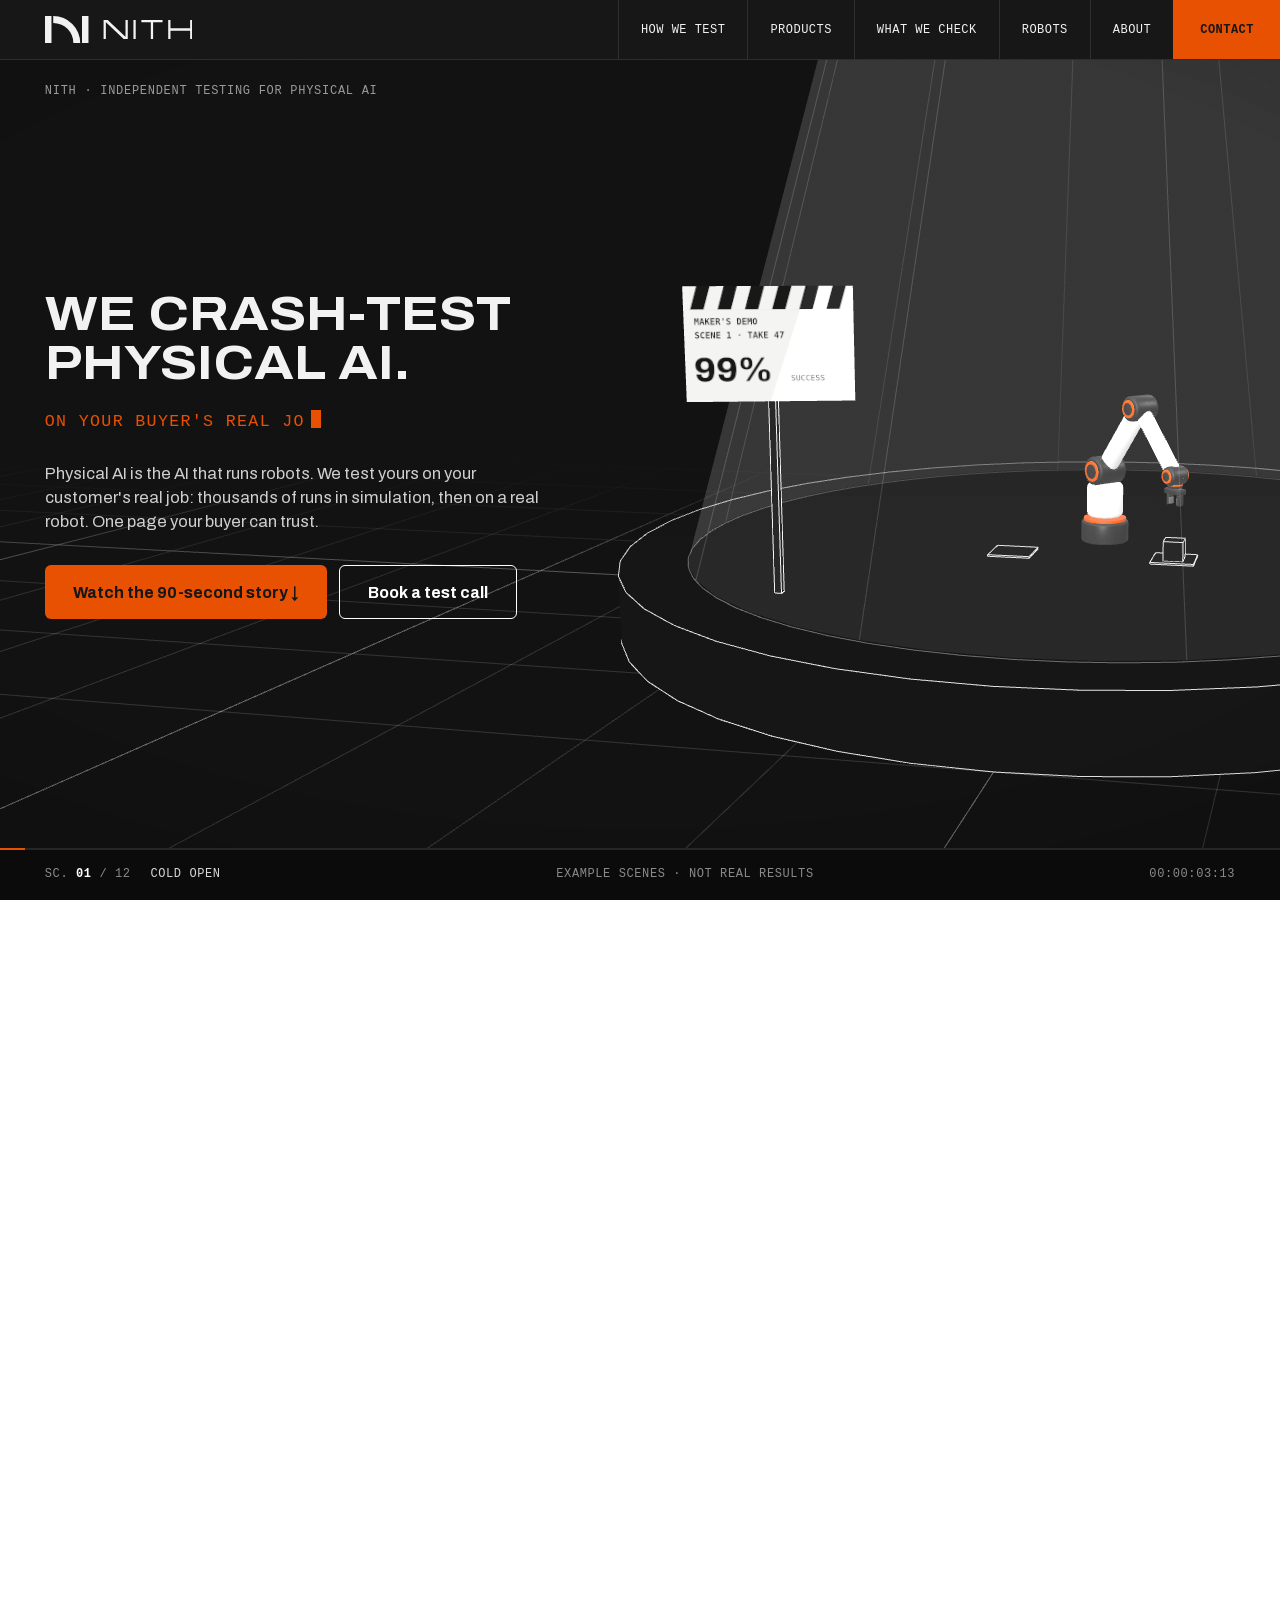
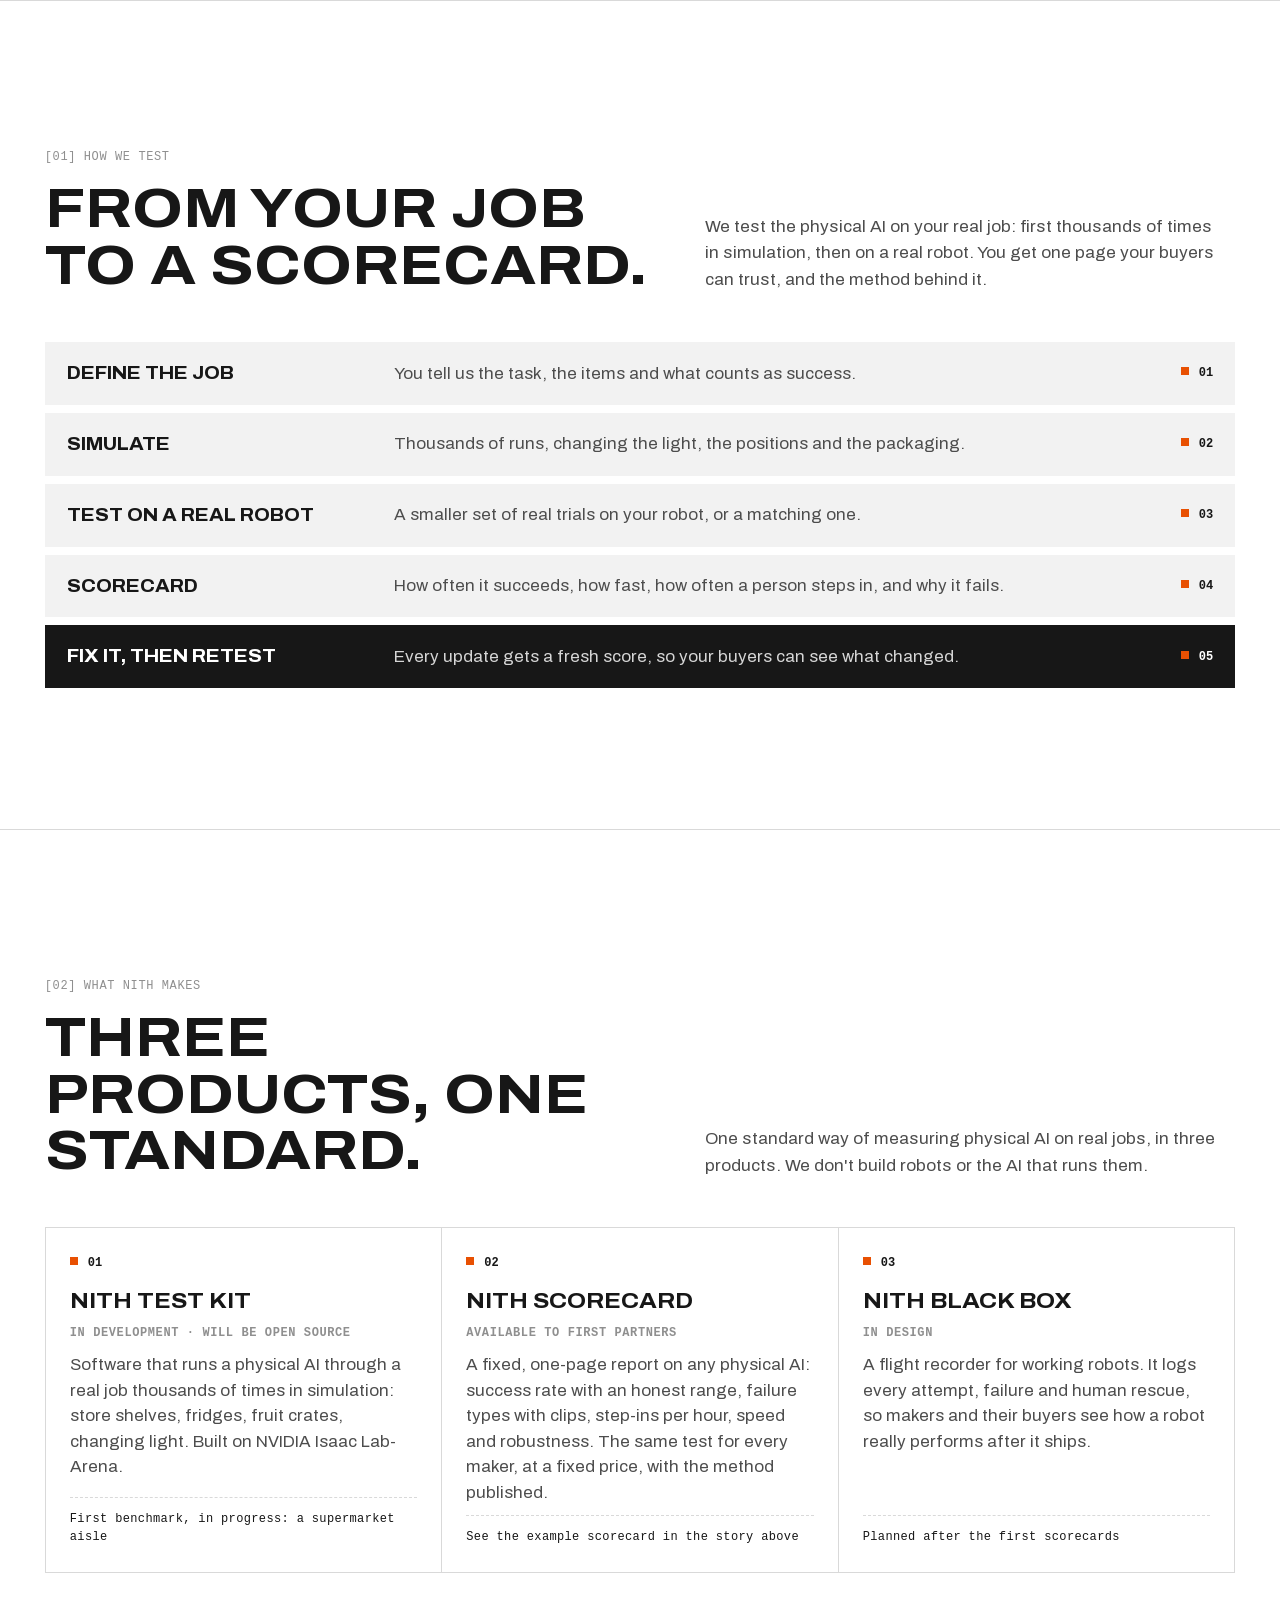
<file: docs/index.html>
<!doctype html>
<html lang="en-GB">
<head>
  <meta charset="utf-8">
  <meta name="viewport" content="width=device-width, initial-scale=1">
  <title>NITH · Independent testing for physical AI</title>
  <meta name="description" content="NITH is an independent test lab for physical AI, the AI that runs robots. We measure how often a robot succeeds at a real job, how often a person has to step in, and why it fails.">
  <link rel="canonical" href="https://nith.ai/">
  <!-- for Google: who runs the site and the name to show in results -->
  <script type="application/ld+json">
  {
    "@context": "https://schema.org",
    "@graph": [
      {
        "@type": "WebSite",
        "@id": "https://nith.ai/#website",
        "url": "https://nith.ai/",
        "name": "NITH",
        "alternateName": ["NITH AI", "nith.ai"],
        "publisher": { "@id": "https://nith.ai/#org" }
      },
      {
        "@type": "Organization",
        "@id": "https://nith.ai/#org",
        "name": "NITH",
        "legalName": "NITH AI LTD",
        "url": "https://nith.ai/",
        "logo": "https://nith.ai/logo.png",
        "email": "dee@nith.ai",
        "description": "An independent test lab in London for physical AI, the AI that runs robots.",
        "address": { "@type": "PostalAddress", "addressLocality": "London", "addressCountry": "GB" },
        "founder": { "@type": "Person", "name": "Deepak Ananthapadman" },
        "sameAs": ["https://www.linkedin.com/company/nith-ai/", "https://github.com/nith-ai-ltd"]
      }
    ]
  }
  </script>
  <meta name="theme-color" content="#171717">
  <link rel="icon" href="favicon.svg" type="image/svg+xml">
  <link rel="apple-touch-icon" href="apple-touch-icon.png">
  <link rel="preload" href="fonts/archivo-latin.woff2" as="font" type="font/woff2" crossorigin>
  <link rel="stylesheet" href="styles.css?v=22">
  <script type="importmap">{ "imports": { "three": "./vendor/three/three.module.js" } }</script>
  <link rel="modulepreload" href="vendor/three/three.core.js">
  <link rel="modulepreload" href="vendor/three/three.module.js">
  <link rel="modulepreload" href="js/story.js?v=37">
</head>
<body>
  <a class="skip" href="#how">Skip the story</a>

  <header class="nav is-dark" id="nav">
    <a class="nav-logo" href="#top" aria-label="NITH, back to the top">
      <!-- the horizontal logo: the arc N mark and the name at 70% of its height (brand/logo/NITH-logo-black.svg) -->
      <svg viewBox="0 0 546 100" aria-hidden="true"><rect width="24" height="100"/><rect x="137" width="24" height="100"/><path d="M30.5 0A100 100 0 0 1 130.5 100H105A74.5 74.5 0 0 0 30.5 25.5Z"/><path d="M217 15L225.4 15L225.4 85L217 85ZM298.2 15L306.6 15L306.6 85L298.2 85ZM217 15L232.282 15L306.6 85L291.318 85ZM327.6 15L336 15L336 85L327.6 85ZM357 15L435.4 15L435.4 23.4L357 23.4ZM392 15L400.4 15L400.4 85L392 85ZM456.4 15L464.8 15L464.8 85L456.4 85ZM537.6 15L546 15L546 85L537.6 85ZM456.4 45.8L546 45.8L546 54.2L456.4 54.2Z"/></svg>
    </a>
    <nav class="nav-links" aria-label="Main">
      <a href="#how">How we test</a>
      <a href="#products">Products</a>
      <a href="#criteria">What we check</a>
      <a href="#robots">Robots</a>
      <a href="#about">About</a>
      <a class="nav-cta" href="#contact">Contact</a>
    </nav>
  </header>

  <main id="top">
    <section class="story" id="story" aria-label="How NITH tests physical AI, in twelve shots">
      <div class="stage" id="stage">
        <div class="frame" id="frame">
          <canvas id="world" aria-hidden="true"></canvas>
          <div class="vignette" aria-hidden="true"></div>
          <div class="grain" aria-hidden="true"></div>
          <div class="flash" id="flash" aria-hidden="true"></div>

          <div class="marks" aria-hidden="true">
            <div class="mk3d" data-m="packing"><i>01</i><span>The shiny packet slipped</span></div>
            <div class="mk3d" data-m="humanoid"><i>02</i><span id="mk-stuck">Stuck · 00:00</span></div>
            <div class="mk3d" data-m="hand" data-side="left"><i>03</i><span>Asked for the screwdriver · picked the pliers</span></div>
            <div class="mk3d" data-m="rover"><i>04</i><span>Didn't see the glass door</span></div>
          </div>

          <div class="cold" id="cold">
            <p class="cold-1">We crash-test physical AI.</p>
            <p class="cold-2"><span id="type">On your buyer's real job.</span><i class="caret" aria-hidden="true"></i></p>
            <p class="cold-3">Physical AI is the AI that runs robots. We test yours on your customer's real job: thousands of runs in simulation, then on a real robot. One page your buyer can trust.</p>
            <div class="cold-cta"><a class="btn btn-orange" href="#play" data-play>Watch the 90-second story ↓</a><a class="btn btn-outline" href="#contact">Book a test call</a></div>
          </div>
          <div class="kicker" id="kicker"><h1>NITH · Independent testing for physical AI</h1></div>

          <div class="tele" id="tele" aria-hidden="true">
            <span>Run <b id="t-run">0001</b></span>
            <span>Failures <b id="t-fail">00</b></span>
          </div>

          <div class="panel findings" id="findings">
            <div class="claim" id="claim">
              <div><span class="pill">Maker's claim</span><span class="mono dim">Their own demo set</span></div>
              <div class="big">99%</div>
              <p>Success in the maker's own demo set.</p>
              <span class="mono dim">No failure reasons · no method</span>
            </div>
            <div class="measured" id="measured">
              <div><span class="pill pill-orange">Measured by NITH</span><span class="mono dim">Your job · 1,000 runs</span></div>
              <div class="big" id="measured-n">94 / 100</div>
              <dl class="rows">
                <div><dt>Likely range</dt><dd>92–95 out of 100</dd></div>
                <div><dt>A person steps in</dt><dd class="o">4 times an hour</dd></div>
                <div><dt>Time per item</dt><dd>9 s · a person: 6 s</dd></div>
                <div><dt>In bright light</dt><dd class="o">71 out of 100</dd></div>
                <div><dt>Fails most on</dt><dd>Shiny packets</dd></div>
              </dl>
              <span class="mono dim">Example · not real results</span>
            </div>
          </div>

          <div class="panel score" id="score">
            <div class="sheet" id="sheet">
              <div class="sheet-head"><span>NITH · SCORECARD · <b id="ver">v1.0</b></span><span>EXAMPLE</span></div>
              <div class="sheet-title">Grocery-packing robot · 1,000 runs</div>
              <div class="sheet-big"><span id="score-n">94</span> / 100<small>packs right</small></div>
              <dl class="rows rows-light">
                <div><dt>Likely range</dt><dd id="r-range">92–95 out of 100</dd></div>
                <div><dt>A person steps in</dt><dd class="o" id="r-step">4 times an hour</dd></div>
                <div><dt>Time per item</dt><dd id="r-speed">9 s · a person: 6 s</dd></div>
                <div><dt>In bright light</dt><dd class="o" id="r-change">71 out of 100</dd></div>
                <div><dt>Fails most on</dt><dd>Shiny packets</dd></div>
                <div><dt>Near misses with people</dt><dd>0</dd></div>
              </dl>
              <div class="sheet-foot"><span class="badge" id="stamp">Retested</span><span class="mono dim">Method published</span></div>
            </div>
          </div>

          <div class="captions">
            <div class="cap" data-s="1"><span class="cap-k">01 · The maker's demo</span><p class="h">Every robot looks perfect in its demo.</p><p class="sub">Makers film their best take. This one took 47 tries.</p></div>
            <div class="cap cap-center" data-s="2"><p class="h">Lights on.</p></div>
            <div class="cap" data-s="2"><span class="cap-k">02 · The test lab</span><p class="h">Now the real test.</p><p class="sub">NITH is an independent test lab for physical AI, the software that decides how a robot moves. We test it on real jobs, not demos.</p></div>
            <div class="cap cap-bay" data-s="3"><span class="cap-k">Bay 01 · Robot arm · Grocery packing</span>
              <dl class="beats">
                <div><dt>The job</dt><dd>A robot arm packs groceries into a crate.</dd></div>
                <div><dt>What went wrong</dt><dd>A shiny wrapper fooled its camera. The packet slipped out of its grip.</dd></div>
                <div><dt>What we measure</dt><dd>How often it gets each item right, and which items it fails on most.</dd></div>
              </dl>
              <p class="h">On a real job, it slips.</p></div>
            <div class="cap cap-bay" data-s="4"><span class="cap-k">Bay 02 · Humanoid robot · Carrying parts</span>
              <dl class="beats">
                <div><dt>The job</dt><dd>A human-shaped robot carries boxes of parts across a factory.</dd></div>
                <div><dt>What went wrong</dt><dd>A box was out of place. It froze, unsure what to do next.</dd></div>
                <div><dt>What we measure</dt><dd>How often a person has to walk over and help. Here, 4 times an hour.</dd></div>
              </dl>
              <p class="h">Someone has to step in.</p></div>
            <div class="cap cap-bay" data-s="5"><span class="cap-k">Bay 03 · Robot hand · Picking a tool</span>
              <dl class="beats">
                <div><dt>The job</dt><dd>A robot hand is told, in plain words: "Pick up the screwdriver."</dd></div>
                <div><dt>What went wrong</dt><dd>It picked up the pliers. Physical AI often follows what it sees, not what it's told.</dd></div>
                <div><dt>What we measure</dt><dd>How often it does what it was asked, even when the scene changes.</dd></div>
              </dl>
              <p class="h">It didn't listen.</p></div>
            <div class="cap cap-bay" data-s="6"><span class="cap-k">Bay 04 · Delivery robot · Hospital corridor</span>
              <dl class="beats">
                <div><dt>The job</dt><dd>A delivery robot carries medicine down a hospital corridor.</dd></div>
                <div><dt>What went wrong</dt><dd>It didn't see a closed glass door, and drove straight into it.</dd></div>
                <div><dt>What we measure</dt><dd>Every bump, and every close call with people.</dd></div>
              </dl>
              <p class="h">It didn't see the glass.</p></div>
            <div class="cap" data-s="7"><span class="cap-k">Simulation</span><p class="h">The same job, thousands of times.</p><p class="sub">In a computer copy of the job, we change the light, the positions and the items. Then we repeat the key tests on a real robot.</p></div>
            <div class="cap" data-s="8"><span class="cap-k">The evidence</span><p class="h">Every failure has a clip.</p><p class="sub">Each mistake is recorded, so the maker can see exactly what went wrong.</p></div>
            <div class="cap cap-side" data-s="9"><span class="cap-k">The score</span><p class="h">Their claim, next to what we measured.</p><p class="sub">One page a buyer can trust.</p></div>
            <div class="cap cap-side" data-s="10"><span class="cap-k">Retest</span><p class="h">Fix it. Then retest.</p><p class="sub">When the maker updates its physical AI, we test again, so the maker and its buyers can see what changed.</p></div>
            <div class="cap cap-final" data-s="11">
              <p class="h">Got a sale waiting on proof?</p>
              <a class="btn btn-orange" href="#contact">Book a test call</a>
            </div>
          </div>
          <span class="cue" id="scroll-cue" aria-hidden="true">Scroll ↓</span>
        </div>

        <div class="filmbar" aria-hidden="true">
          <i class="bar"><span id="bar"></span></i>
          <span>SC. <b id="sc-n">01</b> / 12 <em id="sc-name">Cold open</em></span>
          <span class="hud-ex">Example scenes · not real results</span>
          <span id="tc">00:00:00:00</span>
        </div>
        <span class="slowmo-tag" aria-hidden="true"><i></i>Slow motion · 0.15×</span>
      </div>
    </section>

    <section class="sec" id="how">
      <div class="sec-top">
        <div><span class="label">[01] How we test</span><h2>From your job to a scorecard.</h2></div>
        <p class="lead">We test the physical AI on your real job: first thousands of times in simulation, then on a real robot. You get one page your buyers can trust, and the method behind it.</p>
      </div>
      <ol class="steps">
        <li><b>Define the job</b><span>You tell us the task, the items and what counts as success.</span><i>01</i></li>
        <li><b>Simulate</b><span>Thousands of runs, changing the light, the positions and the packaging.</span><i>02</i></li>
        <li><b>Test on a real robot</b><span>A smaller set of real trials on your robot, or a matching one.</span><i>03</i></li>
        <li><b>Scorecard</b><span>How often it succeeds, how fast, how often a person steps in, and why it fails.</span><i>04</i></li>
        <li class="last"><b>Fix it, then retest</b><span>Every update gets a fresh score, so your buyers can see what changed.</span><i>05</i></li>
      </ol>
    </section>

    <section class="sec" id="products">
      <div class="sec-top">
        <div><span class="label">[02] What NITH makes</span><h2>Three products, one standard.</h2></div>
        <p class="lead">One standard way of measuring physical AI on real jobs, in three products. We don't build robots or the AI that runs them.</p>
      </div>
      <ol class="crit">
        <li><i>01</i><span class="crit-q">NITH Test Kit</span><b>In development · will be open source</b><p>Software that runs a physical AI through a real job thousands of times in simulation: store shelves, fridges, fruit crates, changing light. Built on NVIDIA Isaac Lab-Arena.</p><em>First benchmark, in progress: a supermarket aisle</em></li>
        <li><i>02</i><span class="crit-q">NITH Scorecard</span><b>Available to first partners</b><p>A fixed, one-page report on any physical AI: success rate with an honest range, failure types with clips, step-ins per hour, speed and robustness. The same test for every maker, at a fixed price, with the method published.</p><em>See the example scorecard in the story above</em></li>
        <li><i>03</i><span class="crit-q">NITH Black Box</span><b>In design</b><p>A flight recorder for working robots. It logs every attempt, failure and human rescue, so makers and their buyers see how a robot really performs after it ships.</p><em>Planned after the first scorecards</em></li>
      </ol>
    </section>

    <section class="sec" id="criteria">
      <div class="sec-top">
        <div><span class="label">[03] What we check</span><h2>Six things we measure on every robot.</h2></div>
        <p class="lead">Every test ends with the same six numbers, so a buyer can compare any physical AI fairly. Each one comes with the videos and the method behind it.</p>
      </div>
      <ol class="crit">
        <li><i>01</i><span class="crit-q">Does it do the job?</span><b>Success rate</b><p>Out of every 100 tries, how many it gets right. We give an honest range, because 1,000 tries tell you more than 10.</p><em>Example: 94 out of 100, likely 92–95</em></li>
        <li><i>02</i><span class="crit-q">Why does it fail?</span><b>Failure types</b><p>Every failure is sorted: it dropped something, picked the wrong thing, bumped into something or froze. Each one comes with a video clip.</p><em>Example: fails most on shiny packets</em></li>
        <li><i>03</i><span class="crit-q">How often does a person have to help?</span><b>Step-ins per hour</b><p>Every time someone walks over to help, or takes control from a distance, we count it.</p><em>Example: 4 times an hour</em></li>
        <li><i>04</i><span class="crit-q">Is it fast enough?</span><b>Speed</b><p>The time each task takes, next to a person doing the same job.</p><em>Example: 9 seconds per item; a person takes 6</em></li>
        <li><i>05</i><span class="crit-q">Does it cope with change?</span><b>Robustness</b><p>We change the light, the positions, the items and the wording of the instruction, and measure how much the score drops.</p><em>Example: in bright light, 94 drops to 71</em></li>
        <li><i>06</i><span class="crit-q">Is it safe around people?</span><b>Near misses and bumps</b><p>How close it comes to people, and everything it bumps into. We report what happened. We don't certify.</p><em>Example: 0 near misses, 2 bumps</em></li>
      </ol>
      <div class="also"><span class="label">Also on request</span><span>Items damaged</span><span>Remote take-overs</span><span>Hours per battery charge</span><span>Results after every update</span></div>
      <div class="honest">
        <span class="label">How we keep the numbers honest</span>
        <ul>
          <li>Thousands of runs in simulation, then trials on a real robot</li>
          <li>The same test for every maker</li>
          <li>An honest range, never one flattering number</li>
          <li>We publish the full method, so anyone can check it</li>
          <li>The maker can't edit the result</li>
        </ul>
      </div>
    </section>

    <section class="sec" id="robots">
      <div class="sec-top">
        <div><span class="label">[04] Any robot. Any physical AI.</span><h2>We test the AI, whatever the body.</h2></div>
        <p class="lead">We start with robot arms doing manual tasks: picking, packing and handling. That's what today's physical AI is built for. Open-source and rented physical AI are tested the same way.</p>
      </div>
      <div class="cards">
        <div class="card">
          <span class="tag first">First</span>
          <div class="bot3d" data-robot="arm"><img src="models/cards/arm.webp" alt="A 3D robot arm" width="574" height="478" loading="lazy"></div>
          <h3>Robot arms</h3><p>Picking, packing and sorting at a workstation.</p>
        </div>
        <div class="card">
          <span class="tag">Next</span>
          <div class="bot3d" data-robot="humanoid"><img src="models/cards/humanoid.webp" alt="A 3D humanoid robot" width="574" height="478" loading="lazy"></div>
          <h3>Humanoids</h3><p>Manual tasks in warehouses and shops.</p>
        </div>
        <div class="card">
          <span class="tag">Next</span>
          <div class="bot3d" data-robot="hand"><img src="models/cards/hand.webp" alt="A 3D robot hand" width="574" height="478" loading="lazy"></div>
          <h3>Robot hands</h3><p>Fine grasping of soft, shiny and fragile items.</p>
        </div>
        <div class="card">
          <span class="tag">Later</span>
          <div class="bot3d" data-robot="mobile"><img src="models/cards/mobile.webp" alt="A 3D mobile robot" width="574" height="478" loading="lazy"></div>
          <h3>Mobile robots</h3><p>Robots that drive to the job, then pick.</p>
        </div>
      </div>
    </section>

    <section class="sec" id="rules">
      <div class="sec-top">
        <div><span class="label">[05] Our rules</span><h2>Independence is the product.</h2></div>
        <p class="lead">A test is only worth something if nobody can lean on the result. These rules don't bend for anyone, including paying customers.</p>
      </div>
      <div class="rules">
        <div><i>01</i><b>Scores never flatter.</b><span>We report what happened, even when the customer won't like it. Our fee is fixed and never depends on the score.</span></div>
        <div><i>02</i><b>We don't make physical AI.</b><span>We don't build it, sell it or favour any of it. A referee doesn't play in the match.</span></div>
        <div><i>03</i><b>Your data stays yours.</b><span>Your videos and logs stay private. We publish only the results you agree to.</span></div>
        <div><i>04</i><b>We publish the method.</b><span>Anyone can rerun our tests and check our numbers.</span></div>
      </div>
    </section>

    <section class="sec" id="about">
      <div class="about-band">
        <figure class="portrait"><img src="img/founder.webp" srcset="img/founder-640.webp 640w, img/founder.webp 1000w" sizes="(max-width: 900px) 92vw, 40vw" width="1000" height="1250" alt="Deepak Ananthapadman, founder of NITH" loading="lazy" decoding="async"></figure>
        <div class="band-text">
          <span class="label">[06] About</span>
          <p class="statement">We measure physical AI on the real job, and say plainly what we find.</p>
          <p>Robot makers now build on AI they rent or download, and their buyers are asked to trust a demo. NITH is an independent test lab in London for physical AI, the AI that runs robots. We test that AI on the buyer's real job, thousands of times in simulation and then on a real robot, and report what happened.</p>
          <span class="mono band-co">Founded by Deepak Ananthapadman · NITH AI LTD · Registered in England and Wales</span>
        </div>
      </div>
      <div class="trust">
        <span class="label">Why you can trust the results</span>
        <h3>Able to do the work, with nothing to gain from a flattering score.</h3>
        <div class="trust-grid">
          <div><i>01</i><b>We know what a real job demands.</b><span>Our founder has designed, engineered and delivered robot automation for manufacturers: assembly and packaging lines, a battery-pack line that combines three kinds of robot, and a cell that handles 50 kg bags every two minutes.</span></div>
          <div><i>02</i><b>We've built physical AI, and measured it.</b><span>For an MSc at Queen Mary University of London, our founder built a vision system that guides a robot's pick, measured at 49.2 ms per frame and within ±2 mm. Everything we test is measured the same careful way.</span></div>
          <div><i>03</i><b>We test with the tools makers use.</b><span>NVIDIA Isaac Sim, ROS 2 and PyTorch for simulation and AI; ABB, Kawasaki, KUKA and FANUC robot controllers. We build every test with the same tools the makers use.</span></div>
          <div><i>04</i><b>No stake in any robot.</b><span>We don't build, sell or favour any robot or physical AI, and we test every one the same way.</span></div>
        </div>
      </div>
    </section>

    <section class="cta" id="contact">
      <span class="label">[07] Work with us</span>
      <h2>Got a sale waiting on proof?</h2>
      <p>We're looking for our first test partners: makers of physical AI who want independent proof for their buyers.</p>
      <div class="cta-buttons">
        <a class="btn btn-orange" href="mailto:dee@nith.ai?subject=Test%20call">Book a test call</a>
        <a class="btn btn-outline" href="mailto:dee@nith.ai">dee@nith.ai</a>
      </div>
    </section>
  </main>

  <footer class="footer">
    <div class="foot-card">
      <div class="foot-top">
        <div class="foot-brand">
          <a class="foot-logo" href="#top" aria-label="NITH, back to the top"><svg viewBox="0 0 546 100" aria-hidden="true"><rect width="24" height="100"/><rect x="137" width="24" height="100"/><path d="M30.5 0A100 100 0 0 1 130.5 100H105A74.5 74.5 0 0 0 30.5 25.5Z"/><path d="M217 15L225.4 15L225.4 85L217 85ZM298.2 15L306.6 15L306.6 85L298.2 85ZM217 15L232.282 15L306.6 85L291.318 85ZM327.6 15L336 15L336 85L327.6 85ZM357 15L435.4 15L435.4 23.4L357 23.4ZM392 15L400.4 15L400.4 85L392 85ZM456.4 15L464.8 15L464.8 85L456.4 85ZM537.6 15L546 15L546 85L537.6 85ZM456.4 45.8L546 45.8L546 54.2L456.4 54.2Z"/></svg></a>
          <p class="foot-status"><i></i>Taking first test partners</p>
          <div class="foot-social">
            <a href="https://www.linkedin.com/company/nith-ai/" target="_blank" rel="noopener" aria-label="NITH on LinkedIn"><svg viewBox="0 0 24 24" aria-hidden="true"><path d="M20.45 20.45h-3.56v-5.57c0-1.33-.03-3.04-1.85-3.04-1.85 0-2.14 1.45-2.14 2.94v5.67H9.35V9h3.41v1.56h.05c.48-.9 1.64-1.85 3.37-1.85 3.6 0 4.27 2.37 4.27 5.46v6.28zM5.34 7.43a2.06 2.06 0 1 1 0-4.13 2.06 2.06 0 0 1 0 4.13zM7.12 20.45H3.56V9h3.56v11.45zM22.22 0H1.77C.79 0 0 .77 0 1.73v20.54C0 23.23.79 24 1.77 24h20.45c.98 0 1.78-.77 1.78-1.73V1.73C24 .77 23.2 0 22.22 0z"/></svg></a>
            <span class="sep" aria-hidden="true"></span>
            <a href="mailto:dee@nith.ai" aria-label="Email NITH"><svg viewBox="0 0 24 24" aria-hidden="true" class="ln"><rect x="2.5" y="5" width="19" height="14" rx="2"/><path d="M3.5 6.5l8.5 6.6 8.5-6.6"/></svg></a>
          </div>
        </div>
        <nav class="foot-cols" aria-label="Footer">
          <div><h4>The test</h4><a href="#how">How we test</a><a href="#products">Products</a><a href="#criteria">What we check</a><a href="#robots">Robots</a></div>
          <div><h4>Company</h4><a href="#rules">Our rules</a><a href="#about">About</a><a href="#contact">Book a test call</a></div>
          <div><h4>Contact</h4><a href="mailto:dee@nith.ai">dee@nith.ai</a><a href="https://www.linkedin.com/company/nith-ai/" target="_blank" rel="noopener">LinkedIn</a><span>London, United Kingdom</span></div>
        </nav>
      </div>
      <div class="foot-bottom">
        <p class="foot-legal"><a href="privacy.html">Privacy</a><span>NITH AI LTD · Registered in England and Wales, no. 16974948 · 71-75 Shelton Street, Covent Garden, London WC2H 9JQ</span></p>
        <span class="foot-copy">© 2026 NITH AI LTD</span>
      </div>
    </div>
  </footer>

  <script type="module" src="js/story.js?v=37"></script>
  <script type="module" src="js/cards3d.js?v=2"></script>
  <script src="main.js?v=3" defer></script>
</body>
</html>
</file>
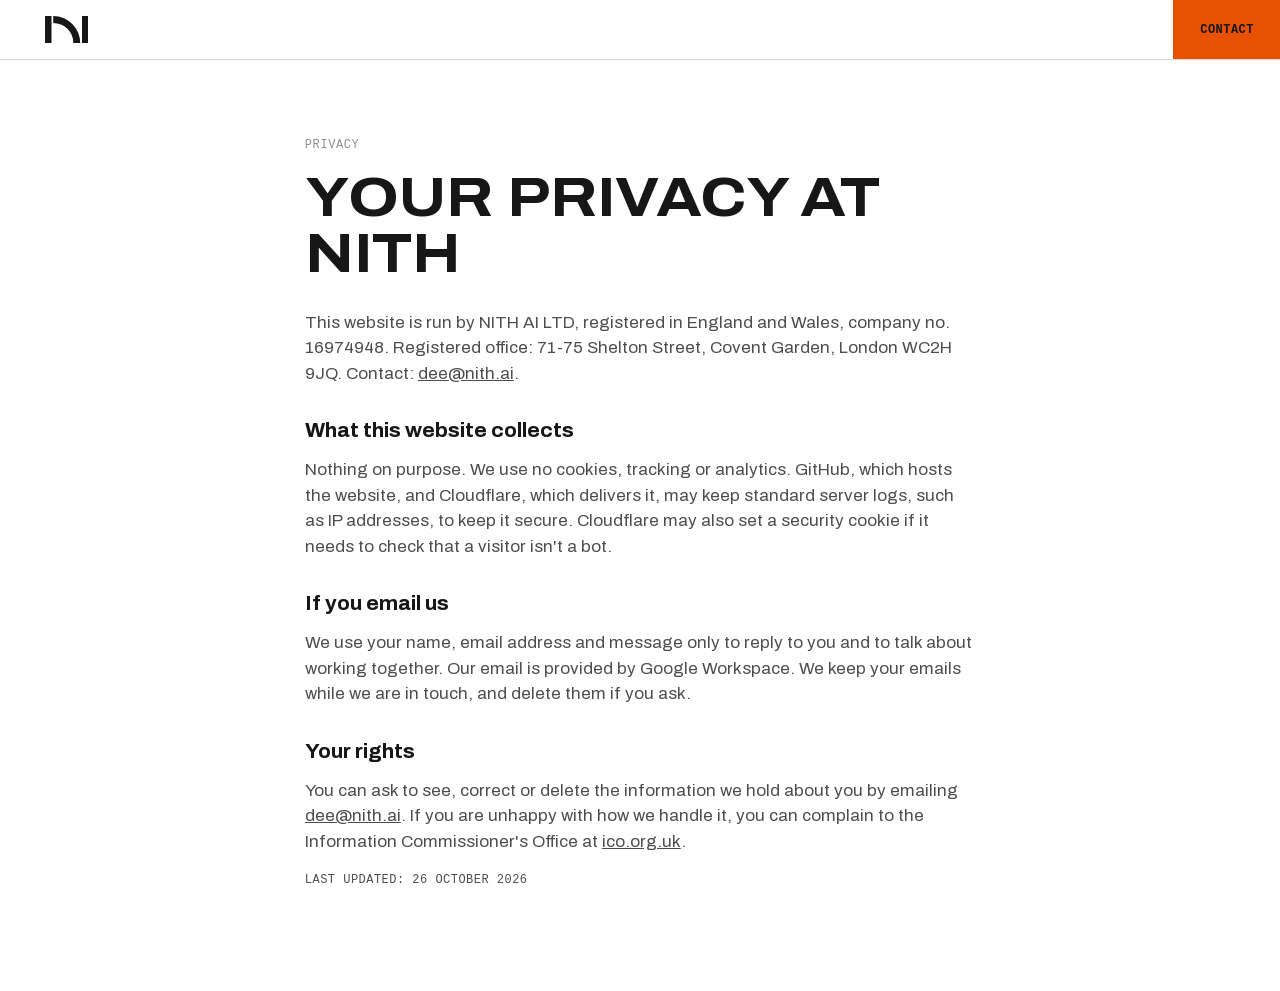
<file: docs/privacy.html>
<!doctype html>
<html lang="en-GB">
<head>
  <meta charset="utf-8">
  <meta name="viewport" content="width=device-width, initial-scale=1">
  <title>Privacy · NITH</title>
  <meta name="description" content="How NITH AI LTD handles personal information.">
  <link rel="canonical" href="https://nith.ai/privacy.html">
  <link rel="icon" href="favicon.svg" type="image/svg+xml">
  <link rel="stylesheet" href="styles.css">
</head>
<body>
  <header class="nav">
    <a class="nav-logo" href="index.html" aria-label="NITH home">
      <svg viewBox="0 0 161 100" aria-hidden="true"><rect width="24" height="100"/><rect x="137" width="24" height="100"/><path d="M30.5 0A100 100 0 0 1 130.5 100H105A74.5 74.5 0 0 0 30.5 25.5Z"/></svg>
    </a>
    <nav class="nav-links" aria-label="Main">
      <a class="nav-cta" href="index.html#contact">Contact</a>
    </nav>
  </header>
  <main class="doc">
    <span class="label">Privacy</span>
    <h1>Your privacy at NITH</h1>
    <p>This website is run by NITH AI LTD, registered in England and Wales, company no. 16974948. Registered office: 71-75 Shelton Street, Covent Garden, London WC2H 9JQ. Contact: <a href="mailto:dee@nith.ai">dee@nith.ai</a>.</p>

    <h2>What this website collects</h2>
    <p>Nothing on purpose. We use no cookies, tracking or analytics. GitHub, which hosts the website, and Cloudflare, which delivers it, may keep standard server logs, such as IP addresses, to keep it secure. Cloudflare may also set a security cookie if it needs to check that a visitor isn't a bot.</p>

    <h2>If you email us</h2>
    <p>We use your name, email address and message only to reply to you and to talk about working together. Our email is provided by Google Workspace. We keep your emails while we are in touch, and delete them if you ask.</p>

    <h2>Your rights</h2>
    <p>You can ask to see, correct or delete the information we hold about you by emailing <a href="mailto:dee@nith.ai">dee@nith.ai</a>. If you are unhappy with how we handle it, you can complain to the Information Commissioner's Office at <a href="https://ico.org.uk">ico.org.uk</a>.</p>

    <p class="mono dim">Last updated: 26 October 2026</p>
  </main>
</body>
</html>
</file>
<file: docs/styles.css>
@font-face {
  font-family: "Archivo";
  src: url("fonts/archivo-latin.woff2") format("woff2");
  font-weight: 100 900;
  font-stretch: 62% 125%;
  font-style: normal;
  font-display: swap;
}

:root {
  --k: #171717;
  --o: #E85002;
  --g1: #4D4D4D;
  --g2: #8F8F8F;
  --g3: #DEDEDE;
  --w: #FFFFFF;
  --line: #D9D9D9;
  --panel: #F2F2F2;
  --nav: 60px;
  --pad: clamp(20px, 3.5vw, 48px);
  --mono: ui-monospace, "SF Mono", SFMono-Regular, Menlo, Consolas, "Liberation Mono", monospace;
}

*, *::before, *::after { box-sizing: border-box; }
html { scroll-behavior: smooth; -webkit-text-size-adjust: 100%; }
body {
  margin: 0;
  background: var(--w);
  color: var(--k);
  font-family: "Archivo", system-ui, -apple-system, "Segoe UI", sans-serif;
  font-size: 17px;
  line-height: 1.5;
  -webkit-font-smoothing: antialiased;
}
a { color: inherit; }
a:focus-visible { outline: 2px solid var(--o); outline-offset: 3px; }
.mono { font-family: var(--mono); font-size: 12px; letter-spacing: .04em; text-transform: uppercase; }
.dim { color: var(--g2); }
.skip { position: absolute; left: -9999px; top: 8px; z-index: 200; background: var(--w); color: var(--k); padding: 10px 14px; font-weight: 700; }
.skip:focus { left: 8px; }

/* ---------- nav */
.nav {
  position: fixed; inset: 0 0 auto 0; height: var(--nav); z-index: 50;
  display: flex; align-items: stretch; justify-content: space-between;
  background: var(--w); color: var(--k); border-bottom: 1px solid var(--line);
  transition: background-color .35s, color .35s, border-color .35s;
}
.nav.is-dark { background: var(--k); color: #F2F2F2; border-color: #2E2E2E; }
.nav-logo { display: flex; align-items: center; padding: 0 var(--pad); }
.nav-logo svg { height: 27px; width: auto; fill: currentColor; }
.nav-links { display: flex; }
.nav-links a {
  display: flex; align-items: center; padding: 0 22px; border-left: 1px solid var(--line);
  font-family: var(--mono); font-size: 12px; letter-spacing: .04em; text-transform: uppercase; text-decoration: none;
  transition: border-color .35s;
}
.nav.is-dark .nav-links a { border-color: #2E2E2E; }
.nav-links a:hover { color: var(--o); }
.nav-links a.nav-cta, .nav.is-dark .nav-links a.nav-cta { background: var(--o); color: var(--k); border-color: var(--o); font-weight: 700; padding: 0 26px; }

/* ---------- story: a 3D test lab, filmed */
.story { position: relative; height: 1600vh; --bar: 52px; }
.stage { position: sticky; top: 0; height: 100vh; height: 100svh; overflow: hidden; background: #0B0B0B; }
.frame { position: absolute; left: 0; right: 0; top: var(--nav); bottom: var(--bar); overflow: hidden; background: #111111; color: #F2F2F2; }
#world { position: absolute; inset: 0; width: 100%; height: 100%; display: block; }
.vignette { position: absolute; inset: 0; pointer-events: none; background: radial-gradient(120% 95% at 50% 45%, transparent 55%, rgba(0, 0, 0, .32) 100%); }
/* slow motion: a deeper vignette and a badge above the film bar while the packet falls */
.vignette::after { content: ""; position: absolute; inset: 0; background: radial-gradient(110% 90% at 60% 50%, transparent 38%, rgba(0, 0, 0, .42) 100%); opacity: 0; transition: opacity .5s; }
.slowmo .vignette::after { opacity: 1; }
.slowmo-tag { position: absolute; right: var(--pad); bottom: calc(var(--bar) + 16px); z-index: 6; display: flex; align-items: center; gap: 8px; padding: 7px 11px; background: rgba(11, 11, 11, .86); color: #FFFFFF; font-family: var(--mono); font-size: 11px; font-weight: 700; letter-spacing: .06em; text-transform: uppercase; opacity: 0; transition: opacity .35s; pointer-events: none; }
.slowmo-tag i { width: 8px; height: 8px; border-radius: 50%; background: var(--o); animation: blink 1s steps(1) infinite; }
.slowmo .slowmo-tag { opacity: 1; }
.lit .vignette { background: radial-gradient(120% 95% at 50% 45%, transparent 62%, rgba(0, 0, 0, .1) 100%); }
.grain {
  position: absolute; inset: -60px; pointer-events: none; opacity: .1; mix-blend-mode: overlay;
  background-image: url("data:image/svg+xml,%3Csvg xmlns='http://www.w3.org/2000/svg' width='180' height='180'%3E%3Cfilter id='n'%3E%3CfeTurbulence type='fractalNoise' baseFrequency='.85' numOctaves='2' stitchTiles='stitch'/%3E%3CfeColorMatrix type='saturate' values='0'/%3E%3C/filter%3E%3Crect width='100%25' height='100%25' filter='url(%23n)'/%3E%3C/svg%3E");
  animation: grain .8s steps(5) infinite;
}
.lit .grain { opacity: .07; mix-blend-mode: multiply; }
@keyframes grain { 0% { transform: translate(0, 0); } 25% { transform: translate(-22px, 14px); } 50% { transform: translate(18px, -26px); } 75% { transform: translate(-12px, -8px); } 100% { transform: translate(0, 0); } }
.flash { position: absolute; inset: 0; background: #FFFFFF; opacity: 0; pointer-events: none; }

/* failure markers, pinned to the 3D scene */
.marks { position: absolute; inset: 0; pointer-events: none; }
/* each label is its own layer, slid by the graphics chip: repainted as it moved, it left 1 px slivers of its black
   and orange edges behind (Dee's 25 Oct recording) */
.mk3d { position: absolute; left: 0; top: 0; display: flex; align-items: center; gap: 8px; margin: -12px 0 0 -12px; opacity: 0; transition: opacity .3s; white-space: nowrap; will-change: transform, opacity; }
.mk3d.on { opacity: 1; }
.mk3d.flip { flex-direction: row-reverse; }
.mk3d i { width: 24px; height: 24px; display: grid; place-items: center; background: var(--o); color: var(--k); font: 700 11px var(--mono); font-style: normal; }
.mk3d span { background: var(--k); color: #FFFFFF; font: 700 11px var(--mono); letter-spacing: .05em; text-transform: uppercase; padding: 6px 9px; }

/* the cold open */
.cold { position: absolute; inset: 0; display: grid; place-content: center start; text-align: left; padding: 0 var(--pad); pointer-events: none; }
.cold > * { max-width: min(40rem, 42vw); }
.cold-1 { margin: 0; font-weight: 720; font-stretch: 112%; text-transform: uppercase; font-size: clamp(30px, 3.8vw, 58px); line-height: 1.02; color: #F2F2F2; }
.cold-2 { margin: 22px 0 0; min-height: 1.4em; font-family: var(--mono); font-size: clamp(13px, 1.3vw, 17px); letter-spacing: .08em; text-transform: uppercase; color: var(--o); }
/* the first screen says what NITH does and offers the next steps */
.cold-3 { margin: 26px 0 0; font-size: clamp(16px, 1.3vw, 20px); line-height: 1.45; color: #CFCFCF; max-width: 30em; }
.cold-cta { display: flex; flex-wrap: wrap; gap: 12px; margin-top: 32px; pointer-events: auto; }
.cold-cta .btn-outline { color: #FFFFFF; }
/* the answer and the buttons fade in on their own clock, so slow fonts or a slow phone never hold them back */
.cold-3, .cold-cta { animation: cold-in .7s 1.1s both; }
.cold-cta { animation-delay: 1.3s; }
@keyframes cold-in { from { opacity: 0; transform: translateY(8px); } }
/* on tall screens the words sit below the demo */
@media (max-aspect-ratio: 9/10) {
  .cold { place-content: end start; padding-bottom: 104px; }
  .cold > * { max-width: 34rem; }
}
.caret { display: inline-block; width: .6em; height: 1.05em; margin-left: 6px; vertical-align: -2px; background: var(--o); animation: blink 1s steps(1) infinite; }
@keyframes blink { 50% { opacity: 0; } }
.kicker { position: absolute; left: var(--pad); top: 22px; color: #9A9A9A; transition: opacity .3s; }
.kicker h1 { margin: 0; font-family: var(--mono); font-size: 12px; font-weight: 500; letter-spacing: .06em; text-transform: uppercase; }

/* run and failure counters */
.tele { position: absolute; right: var(--pad); top: 22px; display: flex; gap: 20px; font-family: var(--mono); font-size: 12px; letter-spacing: .05em; text-transform: uppercase; color: var(--g2); opacity: 0; transition: opacity .4s; }
.tele b { color: #FFFFFF; font-weight: 700; margin-left: 6px; }
.lit .tele b { color: var(--k); }
.tele span:last-child b { color: var(--o); }
.tele.big { flex-direction: column; align-items: flex-end; gap: 8px; }
.tele.big b { display: block; margin: 2px 0 0; font-family: "Archivo", sans-serif; font-weight: 720; font-stretch: 112%; font-size: clamp(30px, 3.4vw, 52px); line-height: 1; text-align: right; }

/* claim against measured, and the scorecard */
.panel { position: absolute; opacity: 0; visibility: hidden; z-index: 4; }
.findings { left: var(--pad); top: 24px; bottom: 250px; width: min(780px, 58vw); display: grid; grid-template-columns: 1fr 1.1fr; gap: 16px; }
.claim, .measured { padding: clamp(16px, 2vw, 28px); display: flex; flex-direction: column; min-height: 0; opacity: 0; }
.claim { background: rgba(244, 244, 242, .96); color: var(--k); border: 1px solid var(--line); }
.measured { background: var(--k); color: #FFFFFF; }
.pill { display: inline-block; font-family: var(--mono); font-size: 11px; font-weight: 700; letter-spacing: .05em; text-transform: uppercase; border: 1px solid currentColor; border-radius: 99px; padding: 6px 12px; margin: 0 12px 6px 0; }
.pill-orange { background: var(--o); border-color: var(--o); color: var(--k); }
.big { font-weight: 700; font-stretch: 112%; font-size: min(6.6vw, 12vh); line-height: .95; margin: auto 0 12px; padding-top: 12px; white-space: nowrap; }
.claim .big { color: #ABABAB; }
.claim p { margin: 0 0 10px; color: var(--g1); }
.rows { margin: 0 0 14px; }
.rows > div { display: flex; justify-content: space-between; gap: 12px; padding: 8px 0; border-bottom: 1px solid #3C3C3C; }
.rows dt { color: #D6D6D6; }
.rows dd { margin: 0; font-weight: 700; font-stretch: 105%; }
.rows .o { color: var(--o); }
.measured .rows > div { opacity: 0; }
.measured .mono.dim { color: #BDBDBD; }
.score { left: var(--pad); top: 24px; bottom: 230px; display: flex; align-items: center; }
.sheet { width: min(420px, 86vw); background: var(--w); color: var(--k); border: 1.5px solid var(--k); box-shadow: 12px 12px 0 rgba(0, 0, 0, .08); padding: 22px 24px 20px; }
.sheet.flip { animation: flip .45s ease; }
@keyframes flip { 0% { transform: rotateX(0); } 50% { transform: rotateX(80deg); } 100% { transform: rotateX(0); } }
.sheet-head { display: flex; justify-content: space-between; font-family: var(--mono); font-size: 11px; font-weight: 700; letter-spacing: .05em; }
.sheet-head b { color: var(--o); }
.sheet-head span:last-child { color: var(--g2); font-weight: 400; }
.sheet-title { margin-top: 16px; color: var(--g1); }
.sheet-big { font-weight: 700; font-stretch: 112%; font-size: clamp(44px, 5vw, 64px); line-height: 1; margin: 6px 0 14px; }
.sheet-big small { font-size: 15px; font-weight: 500; font-stretch: 100%; color: var(--g1); margin-left: 10px; }
.rows-light > div { border-color: var(--line); }
.rows-light dt { color: var(--g1); }
.sheet-foot { display: flex; align-items: center; gap: 12px; margin-top: 6px; }
.badge { font-family: var(--mono); font-size: 11px; font-weight: 700; letter-spacing: .05em; text-transform: uppercase; color: var(--o); border: 1.5px solid var(--o); border-radius: 99px; padding: 5px 12px; opacity: 0; transform: scale(1.4); transition: opacity .3s, transform .3s; }
.badge.on { opacity: 1; transform: none; }

/* captions */
.captions { position: absolute; inset: 0; pointer-events: none; z-index: 5; }
.cap { position: absolute; left: var(--pad); bottom: clamp(26px, 5vh, 56px); max-width: min(20ch, 90vw); color: #FFFFFF; opacity: 0; font-size: clamp(30px, 4vw, 64px); }
.lit .cap { color: var(--k); }
/* a tight halo in the background colour keeps the headline readable where it crosses a person or robot */
.cap p { margin: 0; font-weight: 720; font-stretch: 112%; font-size: 1em; line-height: 1; text-transform: uppercase; text-shadow: 0 0 2px rgba(17, 17, 17, .9), 0 0 7px rgba(17, 17, 17, .85), 0 0 28px rgba(17, 17, 17, .85); }
.lit .cap p { text-shadow: 0 0 2px rgba(236, 236, 233, .95), 0 0 7px rgba(236, 236, 233, .9), 0 0 28px rgba(236, 236, 233, .95); }
.cap-k { display: block; margin-bottom: 14px; font-family: var(--mono); font-size: 12px; font-weight: 700; letter-spacing: .06em; text-transform: uppercase; color: var(--o); }
.cap .w { display: inline-block; opacity: 0; transform: translateY(.25em); transition: opacity .35s, transform .35s; }
.cap .w.in { opacity: 1; transform: none; }
.cap-center, .lit .cap-center { left: 0; right: 0; bottom: auto; top: 26px; margin: 0 auto; width: max-content; max-width: none; background: var(--o); color: var(--k); border-radius: 99px; padding: 10px 22px; }
.cap-center, .lit .cap-center { font-size: clamp(15px, 1.4vw, 20px); }
.cap-center p, .lit .cap-center p { text-shadow: none; }
.cap-final, .lit .cap-final { max-width: min(14ch, 92vw); color: #FFFFFF; }
.cap-final p, .lit .cap-final p { margin: 0 0 24px; text-shadow: 0 0 28px rgba(17, 17, 17, .85); }
.cap .btn { pointer-events: none; }
.cap.live .btn { pointer-events: auto; }
.cue { position: absolute; left: 50%; bottom: 22px; transform: translateX(-50%); font-family: var(--mono); font-size: 12px; letter-spacing: .06em; text-transform: uppercase; color: #CFCFCF; opacity: 0; transition: opacity .4s; }
html:not(.typed) .cue { visibility: hidden; }

/* one plain sentence under each shot, and three beats for each problem scene */
.cap .sub { margin: 14px 0 0; max-width: 34em; font-size: clamp(15px, 1.15vw, 18px); font-weight: 450; font-stretch: 100%; line-height: 1.45; text-transform: none; color: #D6D6D6; opacity: 0; transition: opacity .5s; text-shadow: 0 0 18px rgba(17, 17, 17, .9); }
.lit .cap .sub { color: var(--g1); text-shadow: 0 0 18px rgba(236, 236, 233, .95); }
.cap.subin .sub { opacity: 1; }
.beats { margin: 0 0 18px; max-width: 30em; font-size: 16px; background: rgba(244, 244, 242, .86); padding: 2px 14px 4px; }
.beats > div { display: grid; grid-template-columns: 9.5em 1fr; gap: 12px; padding: 9px 0; border-top: 1px solid rgba(23, 23, 23, .12); opacity: 0; transform: translateY(6px); transition: opacity .4s, transform .4s; }
.beats > div:first-child { border-top: 0; }
.beats > div.in { opacity: 1; transform: none; }
.beats dt { font-family: var(--mono); font-size: 11px; font-weight: 700; letter-spacing: .06em; text-transform: uppercase; color: var(--o); padding-top: 3px; }
.beats dd { margin: 0; font-size: clamp(15px, 1.1vw, 17px); line-height: 1.4; color: var(--k); text-transform: none; font-weight: 450; font-stretch: 100%; }

/* the film bar: scene, disclaimer, running clock */
.filmbar { position: absolute; left: 0; right: 0; bottom: 0; height: var(--bar); z-index: 6; display: flex; align-items: center; justify-content: space-between; gap: 16px; padding: 0 var(--pad); background: #0B0B0B; color: #8A8A8A; font-family: var(--mono); font-size: 12px; letter-spacing: .05em; text-transform: uppercase; }
.filmbar b { color: #FFFFFF; font-weight: 700; }
.filmbar em { font-style: normal; color: #D6D6D6; margin-left: 12px; }
.filmbar .bar { position: absolute; left: 0; right: 0; top: 0; height: 2px; background: #262626; }
.filmbar .bar span { display: block; height: 100%; width: 0; background: var(--o); }

/* no 3D available: keep the opening line, skip to the sections */
.no-3d .story { height: auto; }
.no-3d .stage { position: relative; height: 72vh; }
.no-3d #world, .no-3d .panel, .no-3d .captions, .no-3d .marks, .no-3d .tele, .no-3d .filmbar, .no-3d .cue, .no-3d .flash { display: none; }
.no-3d .frame { bottom: 0; }

/* ---------- buttons */
.btn {
  display: inline-flex; align-items: center; justify-content: center; min-height: 54px; padding: 0 28px; border-radius: 6px;
  font-family: "Archivo", system-ui, sans-serif; font-weight: 700; font-size: 16px; font-stretch: 100%; letter-spacing: 0;
  line-height: 1.2; text-transform: none; text-decoration: none; white-space: nowrap;
}
.btn-orange { background: var(--o); color: var(--k); }
.btn-orange:hover { background: #EB6520; }
.btn-outline { border: 1px solid currentColor; }

/* ---------- sections */
.sec { max-width: 1440px; margin: 0 auto; padding: clamp(80px, 11vw, 150px) var(--pad); border-top: 1px solid var(--line); scroll-margin-top: var(--nav); }
.sec-top { display: grid; grid-template-columns: 1.15fr 1fr; gap: clamp(24px, 4vw, 64px); align-items: end; }
.sec-top > div:only-child { grid-column: 1 / -1; }
.label { font-family: var(--mono); font-size: 12px; letter-spacing: .05em; text-transform: uppercase; color: var(--g2); }
h2 { font-weight: 720; font-stretch: 112%; text-transform: uppercase; font-size: clamp(34px, 4.4vw, 66px); line-height: 1; margin: 14px 0 0; }
.lead { margin: 0; font-size: clamp(17px, 1.35vw, 20px); line-height: 1.55; color: var(--g1); max-width: 52ch; }

.steps { list-style: none; margin: 48px 0 0; padding: 0; display: grid; gap: 8px; }
.steps li { display: grid; grid-template-columns: minmax(200px, .8fr) 2fr auto; gap: 20px; align-items: center; background: var(--panel); padding: 18px 22px; }
.steps b { font-weight: 740; font-stretch: 112%; text-transform: uppercase; font-size: clamp(16px, 1.4vw, 20px); }
.steps span { color: var(--g1); }
.steps i { font-family: var(--mono); font-style: normal; font-size: 12px; font-weight: 700; }
.steps i::before { content: ""; display: inline-block; width: 8px; height: 8px; background: var(--o); margin-right: 10px; vertical-align: 1px; }
.steps li.last { background: var(--k); color: #FFF; }
.steps li.last span { color: #D6D6D6; }

.cards { display: grid; grid-template-columns: repeat(4, 1fr); margin-top: 48px; border-top: 1px solid var(--line); border-left: 1px solid var(--line); }
.card { border-right: 1px solid var(--line); border-bottom: 1px solid var(--line); padding: 24px 24px 30px; min-height: 300px; display: flex; flex-direction: column; }
.card .tag { font-family: var(--mono); font-size: 11px; letter-spacing: .05em; text-transform: uppercase; color: var(--g2); }
.card .tag.first { color: var(--k); font-weight: 700; }
.card .tag.first::before { content: ""; display: inline-block; width: 8px; height: 8px; background: var(--o); margin-right: 8px; }
/* each card's robot stands on its own stage; the still picture shows until the live 3D robot is ready */
.card .bot3d { position: relative; width: 100%; aspect-ratio: 6 / 5; margin: 18px 0 auto; background: #F1F1EF; border-radius: 14px; overflow: hidden; }
.card .bot3d img, .card .bot3d canvas { position: absolute; inset: 0; width: 100%; height: 100%; display: block; transition: opacity .5s; }
.card .bot3d img { object-fit: cover; }
.card .bot3d canvas { opacity: 0; }
.card .bot3d.live canvas { opacity: 1; }
.card .bot3d.live img { opacity: 0; }
.card h3 { margin: 28px 0 6px; font-weight: 720; font-stretch: 108%; font-size: 21px; }
.card p { margin: 0; color: var(--g1); line-height: 1.45; }

.rules { display: grid; grid-template-columns: 1fr 1fr; column-gap: clamp(24px, 4vw, 64px); margin-top: 40px; }
.rules > div { border-top: 1px solid var(--line); padding: 22px 0 30px; display: grid; grid-template-columns: 44px 1fr; row-gap: 6px; }
.rules i { grid-row: span 2; font-family: var(--mono); font-style: normal; font-size: 12px; color: var(--g2); padding-top: 6px; }
.rules b { font-weight: 720; font-stretch: 108%; font-size: clamp(20px, 1.7vw, 25px); line-height: 1.15; }
.rules span { color: var(--g1); }

/* About: a dark band (portrait + what NITH is), then the founder's background */
.about-band { display: grid; grid-template-columns: minmax(0, 1fr) minmax(0, 1.15fr); background: var(--k); color: #FFFFFF; min-height: clamp(520px, 50vw, 760px); }
.about-band .portrait { margin: 0; position: relative; overflow: hidden; }
.about-band .portrait img { position: absolute; inset: 0; width: 100%; height: 100%; object-fit: cover; display: block; }
.about-band .band-text { padding: clamp(32px, 5vw, 80px); display: flex; flex-direction: column; justify-content: center; gap: 22px; }
.about-band .label { color: var(--o); }
.about-band .statement { margin: 0; font-size: clamp(30px, 3.3vw, 52px); line-height: 1.06; font-weight: 720; font-stretch: 108%; letter-spacing: -.01em; max-width: 18ch; }
.about-band p:not(.statement) { margin: 0; color: #BDBDBD; max-width: 50ch; }
.about-band .band-co { color: #8A8A8A; padding-top: 20px; border-top: 1px solid #333333; max-width: 60ch; line-height: 1.7; }
.trust { margin-top: clamp(48px, 6vw, 96px); }
.trust h3 { margin: 12px 0 0; font-weight: 720; font-stretch: 108%; font-size: clamp(24px, 2.3vw, 36px); line-height: 1.12; max-width: 28ch; }
.trust-grid { display: grid; grid-template-columns: repeat(4, minmax(0, 1fr)); gap: clamp(20px, 2.6vw, 40px); margin-top: clamp(28px, 3.2vw, 48px); }
.trust-grid > div { display: grid; gap: 10px; align-content: start; border-top: 2px solid var(--k); padding-top: 18px; }
.trust-grid i { font-style: normal; font-family: var(--mono); font-size: 12px; letter-spacing: .05em; color: var(--o); }
.trust-grid b { font-weight: 720; font-stretch: 108%; font-size: clamp(18px, 1.45vw, 22px); line-height: 1.2; }
.trust-grid span { color: var(--g1); line-height: 1.5; }

.cta {
  background-color: var(--k);
  background-image: linear-gradient(#262626 1px, transparent 1px), linear-gradient(90deg, #262626 1px, transparent 1px);
  background-size: 40px 40px; background-position: center bottom; color: #FFF; text-align: center; padding: clamp(90px, 12vw, 160px) var(--pad); scroll-margin-top: var(--nav);
}
.cta .label { color: #BDBDBD; }
.cta h2 { margin: 16px auto 18px; max-width: 14ch; }
.cta p { margin: 0 auto 34px; color: #D6D6D6; max-width: 46ch; font-size: clamp(17px, 1.35vw, 20px); }
.cta-buttons { display: flex; gap: 14px; justify-content: center; flex-wrap: wrap; }
.cta .btn-outline { color: #FFF; border-color: #CFCFCF; }

/* what we check */
.crit { list-style: none; margin: 48px 0 0; padding: 0; display: grid; grid-template-columns: repeat(3, 1fr); border-top: 1px solid var(--line); border-left: 1px solid var(--line); }
.crit li { border-right: 1px solid var(--line); border-bottom: 1px solid var(--line); padding: 26px 24px 26px; display: flex; flex-direction: column; gap: 10px; min-height: 290px; }
.crit i { font-family: var(--mono); font-style: normal; font-size: 12px; font-weight: 700; }
.crit i::before { content: ""; display: inline-block; width: 8px; height: 8px; background: var(--o); margin-right: 10px; vertical-align: 1px; }
.crit-q { margin-top: 8px; font-weight: 720; font-stretch: 112%; text-transform: uppercase; font-size: clamp(20px, 1.7vw, 25px); line-height: 1.1; }
.crit b { font-family: var(--mono); font-size: 12px; font-weight: 700; letter-spacing: .05em; text-transform: uppercase; color: var(--g2); }
.crit p { margin: 0; color: var(--g1); line-height: 1.5; }
.crit em { margin-top: auto; padding-top: 12px; border-top: 1px dashed var(--line); font-style: normal; font-family: var(--mono); font-size: 12px; letter-spacing: .03em; color: var(--k); }
.also { display: flex; flex-wrap: wrap; align-items: center; gap: 10px; margin-top: 28px; }
.also .label { margin-right: 6px; }
.also span:not(.label) { border: 1px solid var(--line); border-radius: 99px; padding: 7px 14px; font-size: 15px; }
.honest { margin-top: 28px; background: var(--k); color: #FFFFFF; padding: 26px 28px; }
.honest .label { color: var(--o); }
.honest ul { list-style: none; margin: 14px 0 0; padding: 0; display: grid; grid-template-columns: repeat(5, 1fr); gap: 18px; }
.honest li { border-top: 1px solid #3C3C3C; padding-top: 12px; color: #D6D6D6; line-height: 1.4; }

/* ---------- footer */
.footer {
  background-color: var(--k);
  background-image: linear-gradient(#262626 1px, transparent 1px), linear-gradient(90deg, #262626 1px, transparent 1px);
  background-size: 40px 40px; background-position: center top; padding: 0 var(--pad) var(--pad);
}
.foot-card { max-width: calc(1440px - 2 * var(--pad)); margin: 0 auto; background: #000; color: #EDEDED; border-radius: 16px; padding: clamp(36px, 4.6vw, 64px) clamp(24px, 3.6vw, 48px) 26px; }
.foot-top { display: grid; grid-template-columns: 1.15fr 2fr; gap: 40px; padding-bottom: clamp(44px, 6vw, 88px); border-bottom: 1px solid #222; }
.foot-logo { display: inline-flex; color: #fff; }
.foot-logo svg { height: 24px; width: auto; fill: currentColor; }
.foot-status { display: flex; align-items: center; gap: 9px; margin: 26px 0 0; font-family: var(--mono); font-size: 12px; letter-spacing: .05em; text-transform: uppercase; color: var(--g2); }
.foot-status i { width: 8px; height: 8px; border-radius: 2px; background: var(--o); }
.foot-social { display: flex; align-items: center; gap: 18px; margin-top: 24px; }
.foot-social a { display: inline-flex; color: #fff; }
.foot-social svg { width: 22px; height: 22px; fill: currentColor; }
.foot-social svg.ln { fill: none; stroke: currentColor; stroke-width: 1.8; stroke-linejoin: round; }
.foot-social .sep { width: 1px; height: 20px; background: #333; }
.foot-cols { display: grid; grid-template-columns: repeat(3, 1fr); gap: 24px; }
.foot-cols h4 { margin: 0 0 18px; font-family: var(--mono); font-size: 12px; font-weight: 400; letter-spacing: .05em; text-transform: uppercase; color: var(--g2); }
.foot-cols a, .foot-cols span { display: block; margin: 0 0 12px; color: #EDEDED; text-decoration: none; font-size: 15px; }
.foot-cols a:hover, .foot-legal a:hover, .foot-social a:hover { color: var(--o); }
.foot-bottom { display: flex; justify-content: space-between; align-items: flex-start; gap: 24px; padding-top: 24px; font-size: 13px; line-height: 1.55; }
.foot-legal { display: flex; flex-wrap: wrap; gap: 6px 24px; margin: 0; color: var(--g2); }
.foot-legal a { color: #EDEDED; text-decoration: none; }
.foot-copy { color: #6E6E6E; white-space: nowrap; }
@media (max-width: 900px) { .foot-top { grid-template-columns: 1fr; } }
@media (max-width: 560px) { .foot-cols { grid-template-columns: 1fr 1fr; } }

/* ---------- privacy page */
.doc { max-width: 760px; margin: 0 auto; padding: calc(var(--nav) + 70px) var(--pad) 90px; }
.doc h1 { font-weight: 720; font-stretch: 112%; text-transform: uppercase; font-size: clamp(34px, 4.4vw, 56px); line-height: 1; margin: 14px 0 28px; }
.doc h2 { font-size: 20px; text-transform: none; font-stretch: 105%; margin: 34px 0 8px; }
.doc p, .doc li { color: var(--g1); }

/* ---------- smaller screens */
@media (max-width: 900px) {
  .nav-links a:not(.nav-cta) { display: none; }
  .sec-top { grid-template-columns: 1fr; }
  .trust-grid { grid-template-columns: 1fr 1fr; }
  .about-band { grid-template-columns: 1fr; }
  .about-band .portrait { aspect-ratio: 4 / 5; }
  .about-band .portrait img { position: static; }
  .cards, .foot-grid { grid-template-columns: 1fr 1fr; }
  .steps li { grid-template-columns: 1fr auto; }
  .steps li span { grid-column: 1 / -1; grid-row: 2; }
  .findings { right: var(--pad); width: auto; grid-template-columns: 1fr; gap: 10px; top: 16px; bottom: auto; }
  .big { font-size: min(13vw, 7vh); }
  .claim p, .claim > .mono.dim { display: none; }
  .score { right: var(--pad); justify-content: center; align-items: flex-start; top: 16px; }
  .crit, .honest ul { grid-template-columns: 1fr 1fr; }
}
@media (max-width: 560px) {
  .cards, .rules, .foot-grid, .trust-grid { grid-template-columns: 1fr; }
  .cap { font-size: clamp(26px, 8.2vw, 38px); }
  .cap-center, .lit .cap-center { font-size: 14px; }
  .hud-ex, .filmbar em, .kicker { display: none; }
  .cold > * { max-width: none; }
  .cold-1 { font-size: clamp(26px, 7.6vw, 36px); }
  .cold-3 { margin-top: 16px; font-size: 15px; }
  .cold-cta { flex-direction: column; margin-top: 20px; }
  .cold-cta .btn { min-height: 48px; }
  .tele { top: 14px; }
  .mk3d span { font-size: 10px; padding: 5px 7px; white-space: normal; max-width: 128px; }
  .crit, .honest ul { grid-template-columns: 1fr; }
  .crit li { min-height: 0; }
  .beats > div:not(.cur) { display: none; }
  .beats > div { grid-template-columns: 1fr; gap: 2px; border-top: 0; }
  .cap .sub { font-size: 14px; }
  .foot-bottom { flex-direction: column; }
}
@media (prefers-reduced-motion: reduce) {
  html { scroll-behavior: auto; }
  .cap .w, .badge, .mk3d, .wordmark .wm, .wordmark .wm-tick, .wordmark .wm-guide { transition: none; }
  .grain, .caret, .cold-3, .cold-cta { animation: none; }
}

/* testing only (index.html#static) */
.test-static .story { display: none; }
</file>
